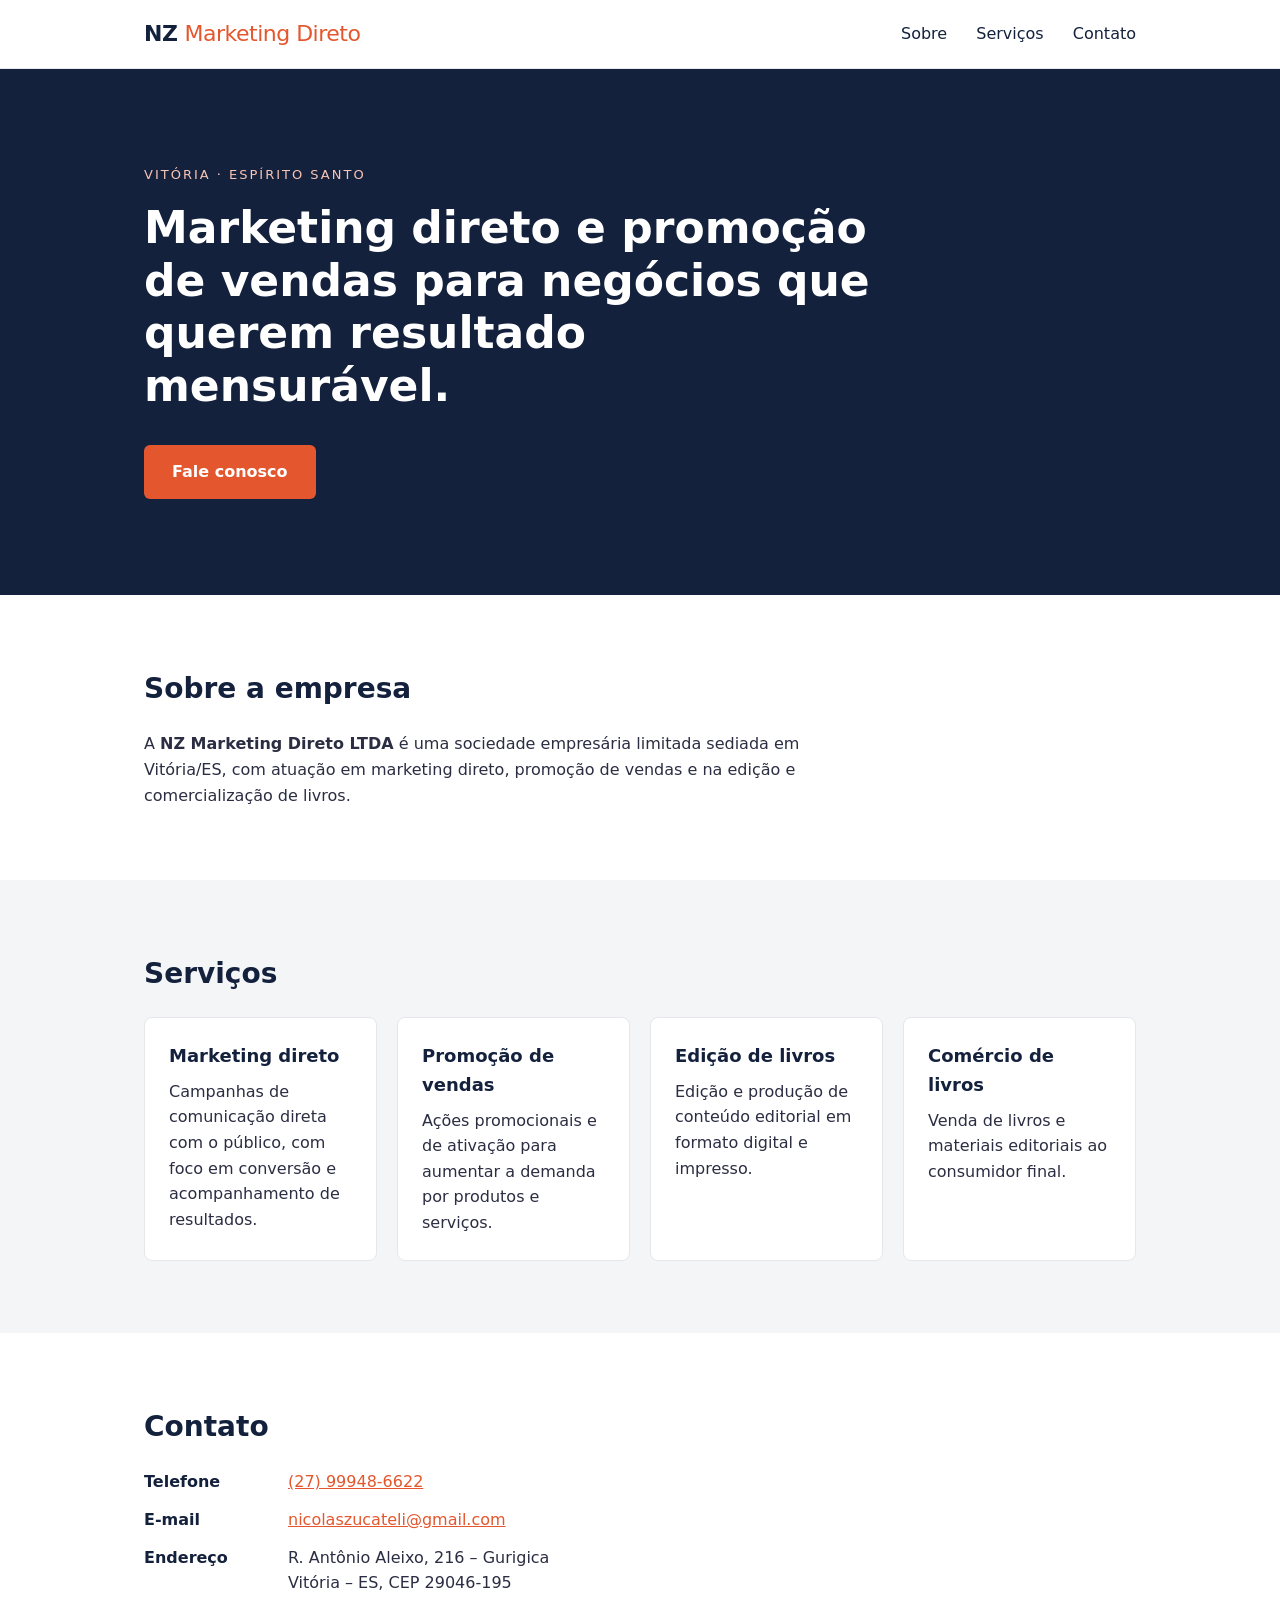
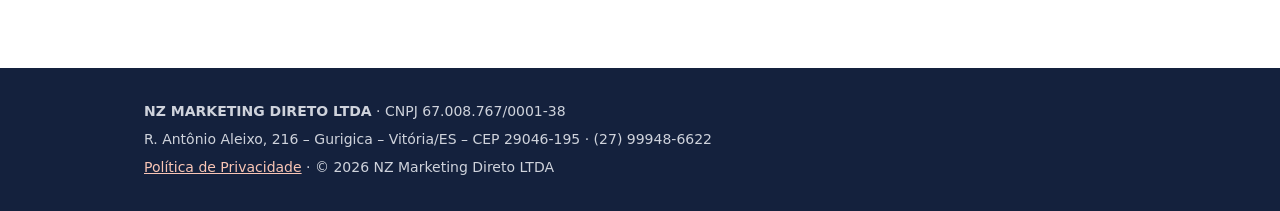
<file: index.html>
<!doctype html>
<html lang="pt-BR">
<head>
<meta charset="utf-8">
<meta name="facebook-domain-verification" content="jde3it9u6isthheicw48f7pp66mg69" />
<meta name="viewport" content="width=device-width, initial-scale=1">
<title>NZ Marketing Direto LTDA</title>
<meta name="description" content="NZ Marketing Direto LTDA — marketing direto e promoção de vendas. CNPJ 67.008.767/0001-38, Vitória/ES.">
<link rel="stylesheet" href="estilo.css">
</head>
<body>
<header class="topo">
  <div class="faixa">
    <a class="marca" href="./">NZ <span>Marketing Direto</span></a>
    <nav>
      <a href="#sobre">Sobre</a>
      <a href="#servicos">Serviços</a>
      <a href="#contato">Contato</a>
    </nav>
  </div>
</header>

<main>
  <section class="abertura">
    <div class="faixa">
      <p class="selo">Vitória · Espírito Santo</p>
      <h1>Marketing direto e promoção de vendas para negócios que querem resultado mensurável.</h1>
      <a class="botao" href="#contato">Fale conosco</a>
    </div>
  </section>

  <section id="sobre" class="bloco">
    <div class="faixa">
      <h2>Sobre a empresa</h2>
      <p>A <strong>NZ Marketing Direto LTDA</strong> é uma sociedade empresária limitada sediada em Vitória/ES, com atuação em marketing direto, promoção de vendas e na edição e comercialização de livros.</p>
    </div>
  </section>

  <section id="servicos" class="bloco claro">
    <div class="faixa">
      <h2>Serviços</h2>
      <div class="grade">
        <article><h3>Marketing direto</h3><p>Campanhas de comunicação direta com o público, com foco em conversão e acompanhamento de resultados.</p></article>
        <article><h3>Promoção de vendas</h3><p>Ações promocionais e de ativação para aumentar a demanda por produtos e serviços.</p></article>
        <article><h3>Edição de livros</h3><p>Edição e produção de conteúdo editorial em formato digital e impresso.</p></article>
        <article><h3>Comércio de livros</h3><p>Venda de livros e materiais editoriais ao consumidor final.</p></article>
      </div>
    </div>
  </section>

  <section id="contato" class="bloco">
    <div class="faixa">
      <h2>Contato</h2>
      <dl class="dados">
        <dt>Telefone</dt><dd><a href="tel:+5527999486622">(27) 99948-6622</a></dd>
        <dt>E-mail</dt><dd><a href="mailto:nicolaszucateli@gmail.com">nicolaszucateli@gmail.com</a></dd>
        <dt>Endereço</dt><dd>R. Antônio Aleixo, 216 – Gurigica<br>Vitória – ES, CEP 29046-195</dd>
      </dl>
    </div>
  </section>
</main>

<footer class="rodape">
  <div class="faixa">
    <p><strong>NZ MARKETING DIRETO LTDA</strong> · CNPJ 67.008.767/0001-38</p>
    <p>R. Antônio Aleixo, 216 – Gurigica – Vitória/ES – CEP 29046-195 · (27) 99948-6622</p>
    <p><a href="politica-de-privacidade.html">Política de Privacidade</a> · © 2026 NZ Marketing Direto LTDA</p>
  </div>
</footer>
</body>
</html>
</file>
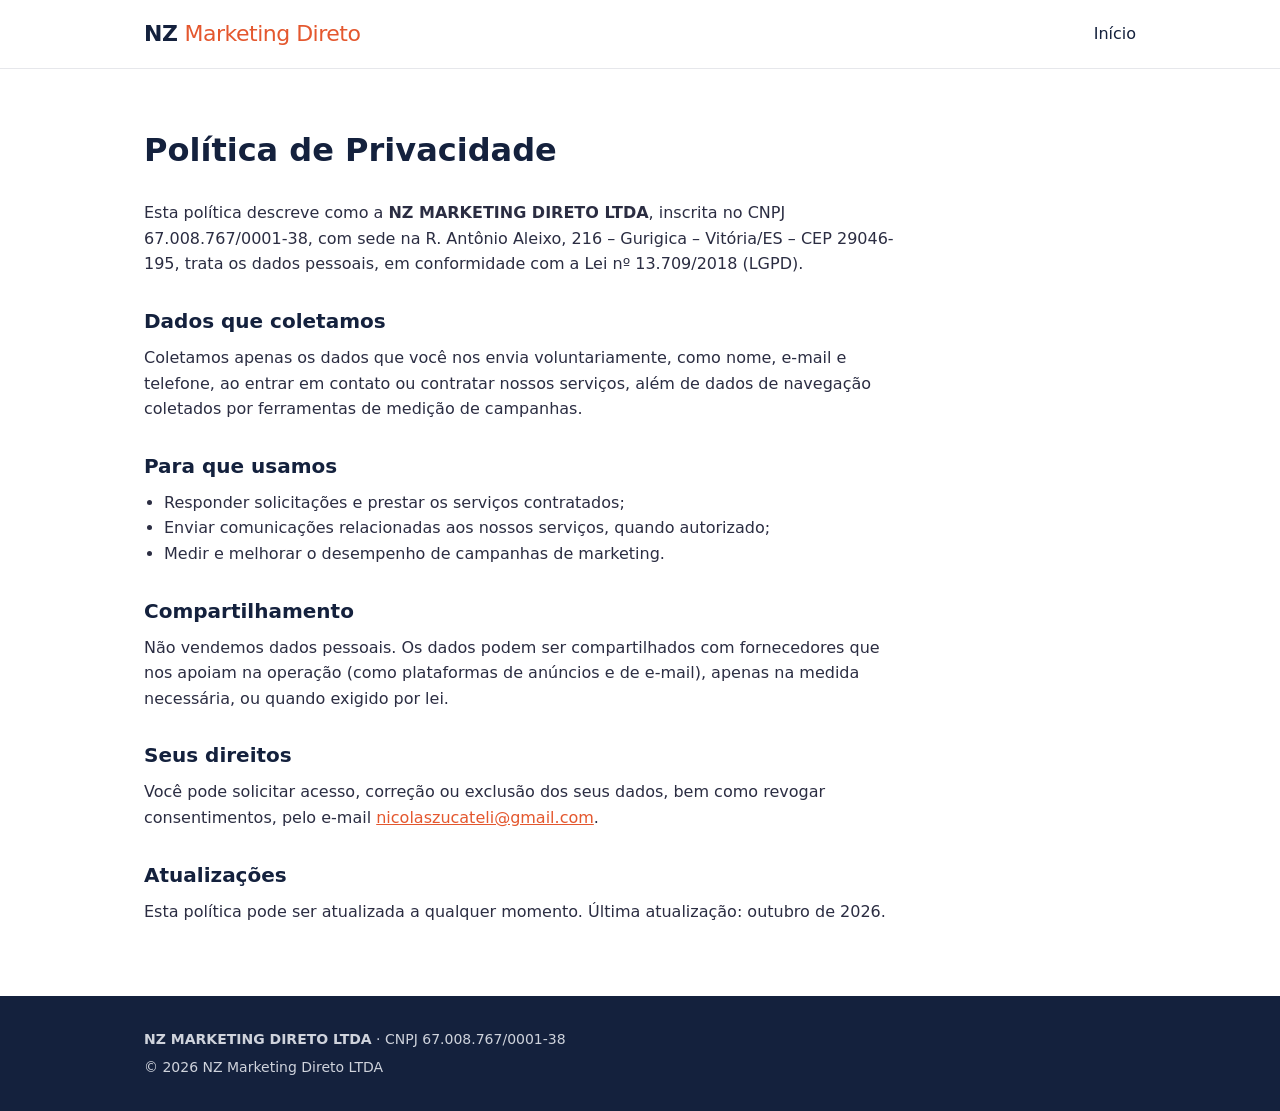
<file: politica-de-privacidade.html>
<!doctype html>
<html lang="pt-BR">
<head>
<meta charset="utf-8">
<meta name="viewport" content="width=device-width, initial-scale=1">
<title>Política de Privacidade — NZ Marketing Direto LTDA</title>
<link rel="stylesheet" href="estilo.css">
</head>
<body>
<header class="topo">
  <div class="faixa">
    <a class="marca" href="./">NZ <span>Marketing Direto</span></a>
    <nav><a href="./">Início</a></nav>
  </div>
</header>

<main class="texto">
  <div class="faixa">
    <h1>Política de Privacidade</h1>
    <p>Esta política descreve como a <strong>NZ MARKETING DIRETO LTDA</strong>, inscrita no CNPJ 67.008.767/0001-38, com sede na R. Antônio Aleixo, 216 – Gurigica – Vitória/ES – CEP 29046-195, trata os dados pessoais, em conformidade com a Lei nº 13.709/2018 (LGPD).</p>

    <h2>Dados que coletamos</h2>
    <p>Coletamos apenas os dados que você nos envia voluntariamente, como nome, e-mail e telefone, ao entrar em contato ou contratar nossos serviços, além de dados de navegação coletados por ferramentas de medição de campanhas.</p>

    <h2>Para que usamos</h2>
    <ul>
      <li>Responder solicitações e prestar os serviços contratados;</li>
      <li>Enviar comunicações relacionadas aos nossos serviços, quando autorizado;</li>
      <li>Medir e melhorar o desempenho de campanhas de marketing.</li>
    </ul>

    <h2>Compartilhamento</h2>
    <p>Não vendemos dados pessoais. Os dados podem ser compartilhados com fornecedores que nos apoiam na operação (como plataformas de anúncios e de e-mail), apenas na medida necessária, ou quando exigido por lei.</p>

    <h2>Seus direitos</h2>
    <p>Você pode solicitar acesso, correção ou exclusão dos seus dados, bem como revogar consentimentos, pelo e-mail <a href="mailto:nicolaszucateli@gmail.com">nicolaszucateli@gmail.com</a>.</p>

    <h2>Atualizações</h2>
    <p>Esta política pode ser atualizada a qualquer momento. Última atualização: outubro de 2026.</p>
  </div>
</main>

<footer class="rodape">
  <div class="faixa">
    <p><strong>NZ MARKETING DIRETO LTDA</strong> · CNPJ 67.008.767/0001-38</p>
    <p>© 2026 NZ Marketing Direto LTDA</p>
  </div>
</footer>
</body>
</html>
</file>
<file: estilo.css>
:root { --tinta: #14213d; --acento: #e4572e; --fundo: #ffffff; --claro: #f4f5f7; --texto: #2b2d42; }
* { box-sizing: border-box; margin: 0; }
body { font-family: "Segoe UI", system-ui, -apple-system, Roboto, Arial, sans-serif; color: var(--texto); background: var(--fundo); line-height: 1.6; }
a { color: var(--acento); }
.faixa { max-width: 1040px; margin: 0 auto; padding: 0 24px; }
.topo { border-bottom: 1px solid #e6e7eb; }
.topo .faixa { display: flex; align-items: center; justify-content: space-between; height: 68px; }
.marca { font-weight: 800; font-size: 22px; color: var(--tinta); text-decoration: none; letter-spacing: -0.5px; }
.marca span { font-weight: 400; color: var(--acento); }
nav a { margin-left: 24px; color: var(--tinta); text-decoration: none; font-weight: 500; }
.abertura { background: var(--tinta); color: #fff; padding: 96px 0; }
.selo { text-transform: uppercase; letter-spacing: 2px; font-size: 13px; color: #f9c5b5; margin-bottom: 16px; }
.abertura h1 { font-size: clamp(28px, 4vw, 44px); line-height: 1.2; max-width: 760px; margin-bottom: 32px; }
.botao { display: inline-block; background: var(--acento); color: #fff; padding: 14px 28px; border-radius: 6px; text-decoration: none; font-weight: 600; }
.bloco { padding: 72px 0; }
.bloco.claro { background: var(--claro); }
.bloco h2 { color: var(--tinta); font-size: 28px; margin-bottom: 20px; }
.bloco p { max-width: 720px; }
.grade { display: grid; grid-template-columns: repeat(auto-fit, minmax(220px, 1fr)); gap: 20px; }
.grade article { background: #fff; border: 1px solid #e6e7eb; border-radius: 8px; padding: 24px; }
.grade h3 { color: var(--tinta); font-size: 18px; margin-bottom: 8px; }
.dados { display: grid; grid-template-columns: 120px 1fr; gap: 12px 24px; }
.dados dt { font-weight: 600; color: var(--tinta); }
.rodape { background: var(--tinta); color: #cfd3dc; padding: 32px 0; font-size: 14px; }
.rodape p + p { margin-top: 6px; }
.rodape a { color: #f9c5b5; }
.texto { padding: 56px 0 72px; }
.texto h1 { color: var(--tinta); margin-bottom: 24px; }
.texto h2 { color: var(--tinta); font-size: 20px; margin: 28px 0 8px; }
.texto p, .texto li { max-width: 760px; }
.texto ul { padding-left: 20px; }
body { overflow-wrap: anywhere; }
@media (max-width: 600px) { nav { display: none; } .marca { font-size: 20px; } .dados { grid-template-columns: 1fr; gap: 2px; } .dados dd { margin-bottom: 12px; } }
</file>
